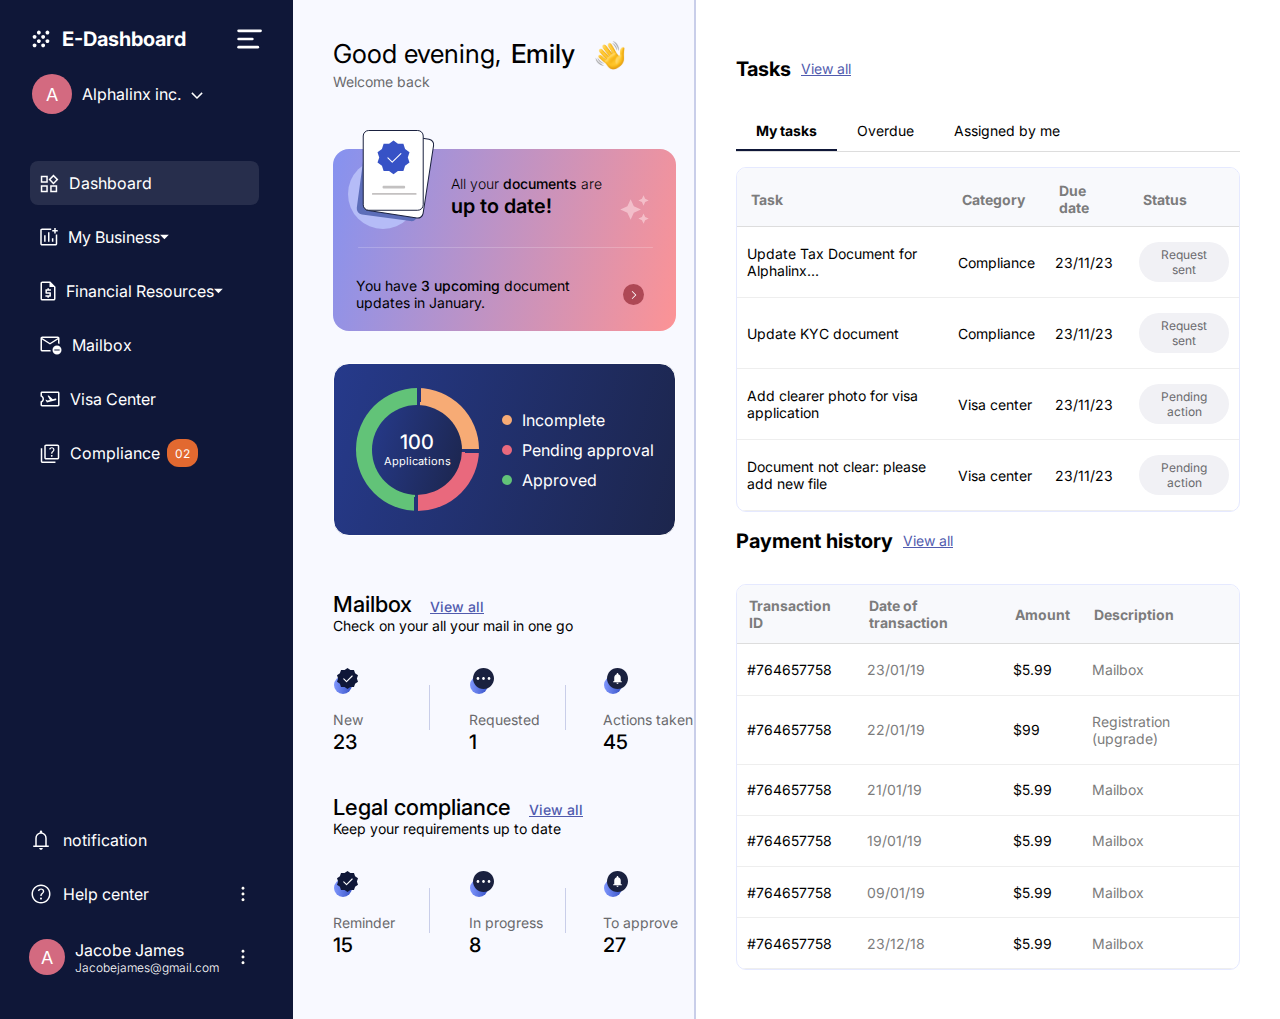
<file: index.html>
<!DOCTYPE html>
<html lang="en">

<head>
    <meta charset="UTF-8">
    <meta name="viewport" content="width=device-width, initial-scale=1.0">
    <title>E-Dashboard</title>

    <!-- stylesheets path -->
    <link rel="stylesheet" href="./public/stylesheets/index.css">
</head>

<body>

    <!-- sidebar section starts-->


    <div class="sidebar">
        <!-- Sidebar header -->
        <div class="sidebar-header">
            <!-- Logo -->
            <div class="logo">
                <img src="./public/images/logo.svg" alt="">
                <span>E-Dashboard</span>
            </div>

            <!-- Toggle button -->
            <button class="menu-icon" onclick="toggleSidebar()">
                <img src="./public/images/mobile-toggle-icon.svg" alt="">
            </button>
        </div>

        <!-- Profile section -->
        <div class="profile">
            <!-- Avatar -->
            <div class="avatar">A</div>

            <!-- Company info -->
            <div class="company-info">
                <div class="company-name">Alphalinx inc.</div>
                <div class="dropdown-arrow">
                    <!-- Dropdown arrow -->
                    <img src="./public/images/dropdown-arrow.svg" alt="Dropdown Arrow">
                </div>
            </div>
        </div>

        <!-- Navigation list -->
        <ul class="nav-list">
            <!-- Dashboard item -->
            <li class="nav-item active">
                <div class="icon"><img src="./public/images/dashboard.svg" alt=""></div>
                <span>Dashboard</span>
            </li>

            <!-- My Business item -->
            <li class="nav-item">
                <div class="icon"><img src="./public/images/my_business.svg" alt=""></div>
                <span>My Business</span>
                <img src="../public/images/down-arrow-icon.svg" alt="">
            </li>

            <!-- Financial Resources item -->
            <li class="nav-item">
                <div class="icon"><img src="./public/images/financial_resources.svg" alt=""></div>
                <span>Financial Resources</span>
                <img src="../public/images/down-arrow-icon.svg" alt="">
            </li>

            <!-- Mailbox item -->
            <li class="nav-item">
                <div class="icon"><img src="./public/images/mail_box.svg" alt=""></div>
                <span>Mailbox</span>
            </li>

            <!-- Visa Center item -->
            <li class="nav-item">
                <div class="icon"><img src="./public/images/visa_center.svg" alt=""></div>
                <span>Visa Center</span>
            </li>

            <!-- Compliance item -->
            <li class="nav-item">
                <div class="icon"><img src="./public/images/compliance.svg" alt=""></div>
                <span>Compliance</span>
                <span class="badge">02</span>
            </li>
        </ul>

        <!-- Sidebar bottom -->
        <div class="sidebar-bottom">
            <!-- Bottom items -->
            <div class="sidebar-bottom-items">
                <!-- Notification item -->
                <li class="first-element">
                    <img src="./public/images/notifications.svg" alt="">notification
                </li>

                <!-- Help center item -->
                <li class="second-element">
                    <img src="./public/images/help.svg" alt="">Help center
                    <img class="three-dot" src="./public/images/3dot.svg" alt="">
                </li>

                <!-- Profile item -->
                <li class="third-element">
                    <span class="avatar2">A</span>
                    <div class="profile-bottom-name">
                        Jacobe James
                        <span>Jacobejames@gmail.com</span>
                    </div>
                    <img class="three-dot" src="./public/images/3dot.svg" alt="Dropdown Arrow">
                </li>
            </div>
        </div>
    </div>


    <!-- sidebar section end-->


    <!--************************************************************************************************************************-->


    <!-- Section-2 starts -->

    <div class="section-2">

        <!-- Greeting -->
        <div class="greeting-div">
            <li class="greeting-heading">
                <span id="greeting-text"></span>, <span id="user-name">Emily</span>
                <img src="./public/images/greetings-icon.svg" alt="">
            </li>
            <li class="welcome-back">Welcome back</li>
        </div>

        <!-- First card -->
        <div class="first-card">
            <img class="first-card-icon1" src="./public/images/first-card-icon1.svg" alt="">
            <img class="first-card-icon2" src="./public/images/first-card-icon2.svg" alt="">
            <div class="card">
                <div class="first-div">All your <span class="documents-span">documents</span> are <span
                        class="up-to-date">up to date!</span></div>
                <img class="line-img" src="./public/images/Line.svg" alt="">
                <div class="second-div">
                    <p>You have <span>3 upcoming</span> document updates in January.</p>
                    <img class="right-arrow" src="./public/images/right-arrow.svg" alt="">
                </div>
            </div>
        </div>

        <!-- Second card -->
        <div class="second-card">
            <div class="chart-container" id="chart">
                <div class="chart-total" id="chart-total">
                    <div id="total-number">21</div>
                    <div id="total-text">Applications</div>
                </div>
            </div>
            <div class="legend">
                <div class="legend-item">
                    <span class="legend-color incomplete"></span>
                    Incomplete
                </div>
                <div class="legend-item">
                    <span class="legend-color pending"></span>
                    Pending approval
                </div>
                <div class="legend-item">
                    <span class="legend-color approved"></span>
                    Approved
                </div>
            </div>
        </div>

        <!-- Mailbox -->
        <div class="mailbox-main-div">
            <div class="mailbox-header-div">
                <li class="mailbox-header">
                    Mailbox <span class="link"><a href="">View all</a></span>
                </li>
                <li class="mailbox-description">Check on your all your mail in one go</li>
            </div>

            <div class="mailbox-content-div">
                <li class="first-li"><img src="./public/images/mailbox-new.svg" alt="">
                    <p>New</p><span id="new-mails-count">0</span>
                </li>
                <span class="mailbox-line1"><img src="./public/images/mailbox-line.svg" alt=""></span>
                <li class="second-li"><img src="./public/images/mailbox-requested.svg" alt="">
                    <p>Requested</p><span id="requested-mails-count">0</span>
                </li>
                <span class="mailbox-line2"><img src="./public/images/mailbox-line.svg" alt=""></span>
                <li class="third-li"><img src="./public/images/mailbox-actions-taken.svg" alt="">
                    <p>Actions taken</p><span id="actions-taken-mails-count">0</span>
                </li>
            </div>
        </div>

        <!-- Compliance -->
        <div class="compliance-main-div">
            <div class="compliance-header-div">
                <li class="compliance-header">
                    Legal compliance <span class="link"><a href="">View all</a></span>
                </li>
                <li class="compliance-description">Keep your requirements up to date</li>
            </div>

            <div class="compliance-content-div">
                <li class="first-li"><img src="./public/images/mailbox-new.svg" alt="">
                    <p>Reminder</p><span id="reminder-count">0</span>
                </li>
                <span class="compliance-line1"><img src="./public/images/mailbox-line.svg" alt=""></span>
                <li class="second-li"><img src="./public/images/mailbox-requested.svg" alt="">
                    <p>In progress</p><span id="in-progress-count">0</span>
                </li>
                <span class="compliance-line2"><img src="./public/images/mailbox-line.svg" alt=""></span>
                <li class="third-li"><img src="./public/images/mailbox-actions-taken.svg" alt="">
                    <p>To approve</p><span id="to-approve-count">0</span>
                </li>
            </div>
        </div>

    </div>
    </div>


    <!-- section-2 end -->


    <!--************************************************************************************************************************-->



    <!-- Section-3 starts -->

    <!-- mobile screen tasks and payement section starts-->
    <div class="mobile-container">
        <!-- Mobile task section -->
        <div class="mobile-task-section">
            <!-- Mobile section header -->
            <div class="mobile-section-header">
                <h2>Tasks</h2>
                <a href="#">View all</a>
            </div>

            <!-- Mobile tabs -->
            <div class="mobile-tabs">
                <div class="active">My tasks</div>
                <div>Overdue</div>
                <div>Assigned by me</div>
            </div>

            <!-- Dynamic task items will be added here -->
        </div>

        <!-- Mobile payment section -->
        <div class="mobile-payment-section">
            <!-- Mobile section header -->
            <div class="mobile-section-header">
                
                <h2>Transaction history</h2>
                <a href="#">View all</a>
            </div>

            <!-- Dynamic payment items will be added here -->
        </div>
    </div>

<!-- mobile screen tasks and payement section end-->

    <!--************************************************************************************************************************-->

<!-- desktop tasks and payement section starts-->
    <div class="container3">
        <!-- Tasks section -->
        <div class="tasks-section">
            <!-- Section header -->
            <div class="section-header">
                <h2>Tasks</h2>
                <a href="#">View all</a>
            </div>

            <!-- Tabs -->
            <div class="tabs">
                <div class="active">My tasks</div>
                <div>Overdue</div>
                <div>Assigned by me</div>
            </div>

            <!-- Table container -->
            <div class="table-container">
                <!-- Tasks table -->
                <table class="tasks-table">
                    <thead>
                        <tr>
                            <th>Task</th>
                            <th>Category</th>
                            <th>Due date</th>
                            <th>Status</th>
                        </tr>
                    </thead>
                    <tbody id="tasks-body">
                        <!-- Rows will be dynamically added here -->
                    </tbody>
                </table>
            </div>

            <!-- Payment section -->
            <div class="payment-section">
                <!-- Section header -->
                <div class="section-header">
                    <h2>Payment history</h2>
                    <a href="#">View all</a>
                </div>

                <!-- Table container payment -->
                <div class="table-container-payment">
                    <!-- Payment history table -->
                    <table class="payment-history-table">
                        <thead>
                            <tr>
                                <th>Transaction ID</th>
                                <th>Date of transaction</th>
                                <th>Amount</th>
                                <th>Description</th>
                            </tr>
                        </thead>
                        <tbody id="payment-history-body">
                            <!-- Rows will be dynamically added here -->
                        </tbody>
                    </table>
                </div>
            </div>
        </div>
    </div>
<!-- desktop tasks and payement section end-->
    <!-- section-3 end -->

    <!--************************************************************************************************************************-->


    <!-- scripts path -->
    <script src="./public/javascrips/index.js"></script>


</body>

</html>
</file>
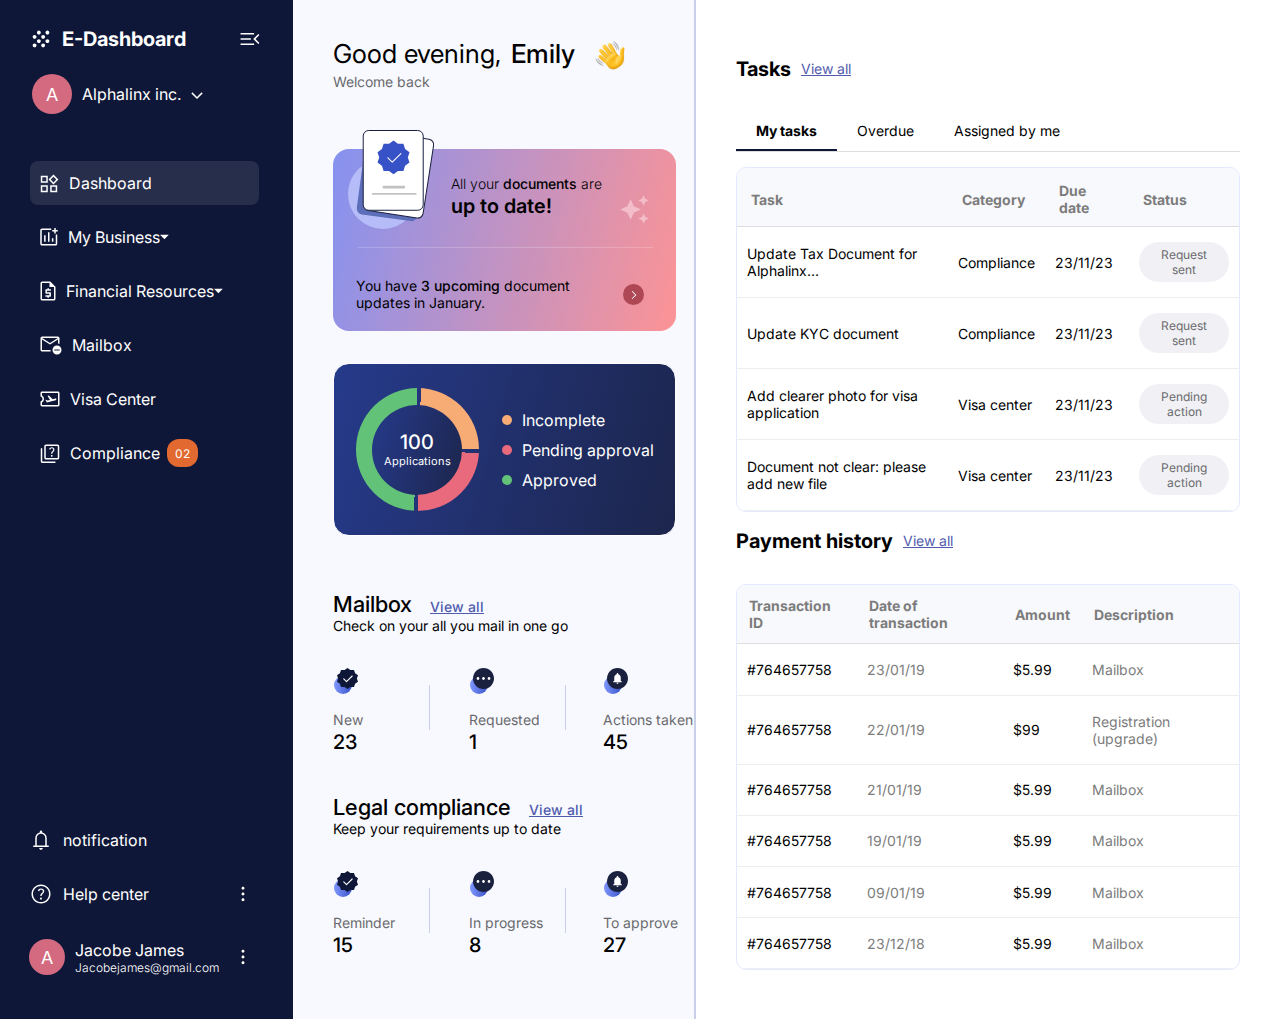
<file: views/index.html>
<!DOCTYPE html>
<html lang="en">

<head>
    <meta charset="UTF-8">
    <meta name="viewport" content="width=device-width, initial-scale=1.0">
    <title>Document</title>


    <link rel="stylesheet" href="../public/stylesheets/index.css">
</head>

<body>

    <!-- sidebar section -->

    <div class="sidebar">
        <div class="sidebar-header">
            <div class="logo">
                <img src="../public/images/logo.svg" alt="">
                <span>E-Dashboard</span>
            </div>

            <button class="menu-icon" onclick="toggleSidebar()"><img src="../public/images/toggle-icon.svg" alt=""></button>
        </div>
        <div class="profile">
            <div class="avatar">A</div>
            <div class="company-info">
                <div class="company-name">Alphalinx inc.</div>
                <div class="dropdown-arrow">
                    <!-- Include your SVG file here -->
                    <img src="../public/images/dropdown-arrow.svg" alt="Dropdown Arrow">
                </div>
            </div>
        </div>

        <ul class="nav-list">
            <li class="nav-item active">
                <div class="icon"><img src="../public/images/dashboard.svg" alt=""></div>
                <span>Dashboard</span>

            </li>
            <li class="nav-item">
                <div class="icon"><img src="../public/images/my_business.svg" alt=""></div>
                <span>My Business</span>
                <img src="../public/images/down-arrow-icon.svg" alt="">

            </li>
            <li class="nav-item">
                <div class="icon"><img src="../public/images/financial_resources.svg" alt=""></div>
                <span>Financial Resources</span>
                <img src="../public/images/down-arrow-icon.svg" alt="">

            </li>
            <li class="nav-item">
                <div class="icon"><img src="../public/images/mail_box.svg" alt=""></div>
                <span>Mailbox</span>
            </li>
            <li class="nav-item">
                <div class="icon"><img src="../public/images/visa_center.svg" alt=""></div>
                <span>Visa Center</span>
            </li>
            <li class="nav-item">
                <div class="icon"><img src="../public/images/compliance.svg" alt=""></div>
                <span>Compliance</span>
                <span class="badge">02</span>
            </li>
        </ul>
        <div class="sidebar-bottom">
            <div class="sidebar-bottom-items">
                <li class="first-element"><img src="../public/images/notifications.svg" alt="">notification</li>
                <li class="second-element"><img src="../public/images/help.svg" alt="">Help center <img
                        class="three-dot" src="../public/images/3dot.svg" alt=""></li>
                <li class="third-element">
                    <span class="avatar2">A</span>
                    <div class="profile-bottom-name">Jacobe James<span>Jacobejames@gmail.com</span></div><img
                        class="three-dot" src="../public/images/3dot.svg" alt="Dropdown Arrow">



                </li>
            </div>
        </div>
    </div>

    <!-- ///////////////////////////////////////////////////////////////////////////// -->


    <!-- section-2 -->

    <div class="section-2">

        <!-- greeting div -->
        <div class="greeting-div">
            <li class="greeting-heading">
                <span id="greeting-text"></span>, <span id="user-name">Emily</span>
                <img src="../public/images/greetings-icon.svg" alt="">
            </li>
            <li class="welcome-back">Welcome back</li>
        </div>

        <!-- first card div in section-2 -->

        <div class="first-card">
            <img class="first-card-icon1" src="../public/images/first-card-icon1.svg" alt="">
            <img class="first-card-icon2" src="../public/images/first-card-icon2.svg" alt="">
            <div class="card">

                <div class="first-div">All your <span class="documents-span">documents</span> are <span
                        class="up-to-date">up to date!</span></div>
                <img class="line-img" src="../public/images/Line.svg" alt="">
                <div class="second-div">
                    <p>You have <span>3 upcoming</span> document updates in January.</p>

                    <img class="right-arrow" src="../public/images/right-arrow.svg" alt="">
                </div>
            </div>
        </div>

        <!-- second card -->
        <div class="second-card">
            <div class="chart-container" id="chart">
                <div class="chart-total" id="chart-total">
                    <div id="total-number">21</div>
                    <div id="total-text">Applications</div>
                </div>
            </div>
            <div class="legend">
                <div class="legend-item">
                    <span class="legend-color incomplete"></span>
                    Incomplete
                </div>
                <div class="legend-item">
                    <span class="legend-color pending"></span>
                    Pending approval
                </div>
                <div class="legend-item">
                    <span class="legend-color approved"></span>
                    Approved
                </div>
            </div>
        </div>



        <!-- mailbox div -->

        <div class="mailbox-main-div">

            <div class="mailbox-header-div">
                <li class="mailbox-header">
                    Mailbox <span class="link"><a href="">View all</a></span>
                </li>
                <li class="mailbox-description">Check on your all you mail in one go</li>
            </div>

            <div class="mailbox-content-div">
                <li class="first-li"><img src="../public/images/mailbox-new.svg" alt="">
                    <p>New</p><span id="new-mails-count">0</span>
                </li>
                <span class="mailbox-line1"><img src="../public/images/mailbox-line.svg" alt=""></span>
                <li class="second-li"><img src="../public/images/mailbox-requested.svg" alt="">
                    <p>Requested</p><span id="requested-mails-count">0</span>
                </li>
                <span class="mailbox-line2"><img src="../public/images/mailbox-line.svg" alt=""></span>
                <li class="third-li"><img src="../public/images/mailbox-actions-taken.svg" alt="">
                    <p>Actions taken</p><span id="actions-taken-mails-count">0</span>
                </li>
            </div>
        </div>

        <!-- legal compliance div in section 2 -->

        <div class="compliance-main-div">
            <div class="compliance-header-div">
                <li class="compliance-header">
                    Legal compliance <span class="link"><a href="">View all</a></span>
                </li>
                <li class="compliance-description">Keep your requirements up to date</li>
            </div>

            <div class="compliance-content-div">
                <li class="first-li"><img src="../public/images/mailbox-new.svg" alt="">
                    <p>Reminder</p><span id="reminder-count">0</span>
                </li>
                <span class="compliance-line1"><img src="../public/images/mailbox-line.svg" alt=""></span>
                <li class="second-li"><img src="../public/images/mailbox-requested.svg" alt="">
                    <p>In progress</p><span id="in-progress-count">0</span>
                </li>
                <span class="compliance-line2"><img src="../public/images/mailbox-line.svg" alt=""></span>
                <li class="third-li"><img src="../public/images/mailbox-actions-taken.svg" alt="">
                    <p>To approve</p><span id="to-approve-count">0</span>
                </li>
            </div>
        </div>



    </div>
    </div>

    <!-- /////////////////////////////////////////// -->



    <!-- section-3 -->
    <div class="mobile-container">
        <div class="mobile-task-section">
            <div class="mobile-section-header">
                <h2>Tasks</h2>
                <a href="#">View all</a>
            </div>
    
            <div class="mobile-tabs">
                <div class="active">My tasks</div>
                <div>Overdue</div>
                <div>Assigned by me</div>
            </div>
    
            <!-- Dynamic task items will be added here -->
        </div>
    
        <div class="mobile-payment-section">
            <div class="mobile-section-header">
                <h2>Transaction history</h2>
                <a href="#">View all</a>
            </div>
    
            <!-- Dynamic payment items will be added here -->
        </div>
    </div>
    



    <div class="container3">
        <div class="tasks-section">
            <div class="section-header">
                <h2>Tasks</h2>
                <a href="#">View all</a>
            </div>

            <div class="tabs">
                <div class="active">My tasks</div>
                <div>Overdue</div>
                <div>Assigned by me</div>
            </div>
            <div class="table-container">
                <table class="tasks-table">
                    <thead>
                        <tr>
                            <th>Task</th>
                            <th>Category</th>
                            <th>Due date</th>
                            <th>Status</th>
                        </tr>
                    </thead>
                    <tbody id="tasks-body">
                        <!-- Rows will be dynamically added here -->
                    </tbody>
                </table>
            </div>


            
        <div class="payment-section">
            <div class="section-header">
                <h2>Payment history</h2>
                <a href="#">View all</a>
            </div>
            <div class="table-container-payment">
                <table class="payment-history-table">
                    <thead>
                        <tr>
                            <th>Transaction ID</th>
                            <th>Date of transaction</th>
                            <th>Amount</th>
                            <th>Description</th>
                        </tr>
                    </thead>
                    <tbody id="payment-history-body">
                        <!-- Rows will be dynamically added here -->
                    </tbody>
                </table>
            </div>

        </div>

        </div>





    <script src="../public/javascrips/index.js"></script>


</body>

</html>
</file>
<file: public/stylesheets/index.css>
@import url('https://fonts.googleapis.com/css2?family=Anton&family=Archivo+Black&family=Inter:ital,opsz,wght@0,14..32,100..900;1,14..32,100..900&family=Kanit:ital,wght@0,100;0,200;0,300;0,400;0,500;0,600;0,700;0,800;0,900;1,100;1,200;1,300;1,400;1,500;1,600;1,700;1,800;1,900&family=Pacifico&family=Poppins:ital,wght@0,100;0,200;0,300;0,400;0,500;0,600;0,700;0,800;0,900;1,100;1,200;1,300;1,400;1,500;1,600;1,700;1,800;1,900&display=swap');

* {
    font-family: 'inter';
}

body {
    width: 100%;
    height: 100%;
    display: flex;
    margin: 0;
}



/* ***************************************************************************************************************** */


/* Sidebar container */
.sidebar {
    width: 293px;
    height: 1019px;
    background: #0F1738;
    color: rgb(255, 255, 255);
    display: flex;
    flex-direction: column;
    transition: transform 0.3s ease;
    /* Smooth transition for toggle */
}

/* Sidebar header section */
.sidebar-header {
    display: flex;
    justify-content: space-between;
    align-items: center;
    margin-bottom: 20px;
    padding-left: 32px;
    padding-top: 24px;
    padding-right: 24px;
}

/* Logo image in sidebar header */
.sidebar-header img {
    width: 26px;
    height: 26px;
}

/* Logo and title in sidebar header */
.logo {
    display: flex;
    width: 158px;
    height: 30px;
    font-size: 20px;
    font-weight: bold;
    align-items: center;
    gap: 4px;
}

/* Menu icon button */
.menu-icon {
    display: flex;
    background: none;
    border: none;
    color: white;
    font-size: 24px;
    align-items: center;
}

/* User profile section */
.profile {
    display: flex;
    align-items: center;
    padding-left: 32px;
}

/* User avatar */
.avatar {
    width: 40px;
    height: 40px;
    background: #D36A80;
    border-radius: 50%;
    display: flex;
    justify-content: center;
    align-items: center;
    font-size: 18px;
    color: white;
    margin-right: 10px;
}

/* Company info section */
.company-info {
    display: flex;
    align-items: center;
    position: relative;
}

/* Company name text */
.company-name {
    font-size: 16px;
    font-weight: normal;
    margin-right: 10px;
}

/* Dropdown arrow in company info */
.dropdown-arrow img {
    width: 12px;
    height: auto;
    cursor: pointer;
}

/* Navigation list */
.nav-list {
    list-style-type: none;
    padding-right: 45px;
    padding-top: 21px;
    flex-grow: 1;
    display: flex;
    flex-direction: column;
    align-items: center;
}

/* Navigation item */
.nav-item {
    position: relative;
    display: flex;
    align-items: center;
    margin-top: 10px;
    border-radius: 8px;
    cursor: pointer;
    width: 229px;
    height: 44px;
}

/* Navigation item hover and active state */
.nav-item:hover,
.nav-item.active {
    background: #FFFFFF1A;
}

/* Icon within navigation item */
.icon {
    margin-right: 10px;
    font-size: 18px;
    padding-left: 10px;
    display: flex;
}

/* Badge on navigation item */
.badge {
    background: #E26930;
    position: absolute;
    display: flex;
    align-items: center;
    justify-content: center;
    padding: 2px 2px;
    border-radius: 12px;
    font-size: 12px;
    width: 27px;
    height: 24px;
    left: 137px;
}

/* Sidebar bottom section */
.sidebar-bottom {
    width: 293px;
    height: 220px;
    padding: 0;
    margin-top: 50px;
}

/* Items in the sidebar bottom section */
.sidebar-bottom .sidebar-bottom-items {
    width: 226px;
    height: 150px;
    margin-top: 29px;
    margin-left: 29px;
    display: flex;
    flex-direction: column;
    justify-content: space-between;
    list-style: none;
    gap: 30px;
}

/* Third element in the sidebar bottom items */
.sidebar-bottom-items .third-element {
    position: relative;
    display: flex;
    width: 100%;
    height: 42px;
}

/* List items in the sidebar bottom section */
.sidebar-bottom-items li {
    position: relative;
    width: 100%;
    height: 24px;
    display: flex;
    justify-content: left;
    align-items: center;
    gap: 10px;
}

/* Three-dot menu in the sidebar bottom section */
.sidebar-bottom-items .three-dot {
    position: absolute;
    margin-left: 202px;
}

/* Additional avatar in the sidebar bottom section */
.sidebar-bottom-items .third-element .avatar2 {
    width: 36px;
    height: 36px;
    background: #D36A80;
    border-radius: 50%;
    display: flex;
    justify-content: center;
    align-items: center;
    font-size: 18px;
    color: white;
    margin-right: 0px;
}

/* Profile name in the sidebar bottom section */
.third-element .profile-bottom-name {
    display: flex;
    flex-direction: column;
}

/* Profile name text in the sidebar bottom section */
.third-element .profile-bottom-name span {
    font-size: 12px;
    font-weight: 300;
}



/* ***************************************************************************************************************** */

/* Section 2 container */
.section-2 {
    width: 423px;
    height: 1019px;
    background-color: #F8F9FF;
    border-right: 2px solid #C9CEE9;
}

/* Greeting div in section-2 */
.section-2 .greeting-div {
    list-style: none;
    width: 313px;
    height: 58px;
    margin-left: 40px;
    margin-top: 40px;
}

/* Greeting heading in greeting-div */
.greeting-div .greeting-heading {
    display: flex;
    font-size: 26px;
    font-weight: 400;
    line-height: 28px;
}

/* User name in greeting heading */
.greeting-div .greeting-heading #user-name {
    margin-left: 10px;
    font-weight: 500;
    line-height: 28px;
}

/* Image in greeting heading */
.greeting-div .greeting-heading img {
    margin-left: 20px;
}

/* Welcome back text in greeting-div */
.greeting-div .welcome-back {
    font-weight: 400;
    color: #6A6A6D;
    font-size: 14px;
    line-height: 23px;
}

/* First card in section-2 */
.first-card {
    position: relative;
    width: 343px;
    height: 201px;
    margin-top: 32px;
    margin-left: 40px;
}

/* Card inside the first card */
.first-card .card {
    position: absolute;
    background: linear-gradient(104.45deg, #7B92F8 -8.72%, #FF9393 102.16%);
    width: 100%;
    height: 182px;
    margin-top: 19px;
    border-radius: 16px;
}

/* First div inside the card */
.first-card .card .first-div {
    margin-top: 26px;
    margin-left: 118px;
    font-weight: 300;
    font-size: 14px;
    line-height: 18px;
    width: 162px;
    height: 46px;
}

/* "Up to date" text in first div */
.first-card .card .first-div .up-to-date {
    font-size: 20px;
    font-weight: 600;
    line-height: 26px;
}

/* Documents span text in first div */
.first-card .card .first-div .documents-span {
    font-weight: 500;
}

/* Line image inside the card */
.first-card .card .line-img {
    margin-left: 25px;
    margin-top: 26px;
}

/* Second div inside the card */
.first-card .card .second-div {
    width: 100%;
    height: 36px;
    align-items: justify;
    display: flex;
    justify-content: space-between;
    align-items: center;
    margin-top: 24px;
}

/* Paragraph text in second div */
.first-card .card .second-div p {
    width: 219px;
    margin-left: 23px;
    font-size: 14px;
}

/* Span text in second div paragraph */
.first-card .card .second-div p span {
    font-weight: 500;
}

/* Right arrow image in second div */
.first-card .card .second-div .right-arrow {
    margin-right: 32px;
    width: 21px;
    height: 21px;
}

/* First card icon 1 */
.first-card .first-card-icon1 {
    position: absolute;
    width: 87px;
    height: 99px;
    z-index: 1;
    margin-left: 15px;
}

/* First card icon 2 */
.first-card .first-card-icon2 {
    position: absolute;
    z-index: 1;
    margin-left: 286px;
    margin-top: 64px;
}

/* Second card in section-2 */
.second-card {
    position: relative;
    width: 343px;
    height: 173px;
    background: linear-gradient(106deg, #263A8B 0%, #1A213F 121%);
    border-radius: 16px;
    border: 1px solid white;
    margin-left: 40px;
    margin-top: 32px;
    display: flex;
    align-items: center;
    justify-content: space-around;
    padding: 10px;
    box-sizing: border-box;
    color: white;
}

/* Chart container in second card */
.chart-container {
    position: relative;
    width: 123px;
    height: 123px;
    border-radius: 50%;
    background: conic-gradient(#F7AB75 0% 33%,
            /* Incomplete color segment */
            #E9697D 33% 66%,
            /* Pending color segment */
            #62C378 66% 100%
            /* Approved color segment */
        );
}

/* Total display in chart container */
.chart-total {
    position: absolute;
    top: 50%;
    left: 50%;
    border-radius: 50%;
    width: 90px;
    height: 90px;
    transform: translate(-50%, -50%);
    color: white;
    text-align: center;
    background: linear-gradient(106deg, #263A8B 0%, #1A213F 121%);
    display: flex;
    flex-direction: column;
    align-items: center;
    justify-content: center;
    gap: 4px;
}

/* Total number text in chart-total */
#total-number {
    font-size: 20px;
    font-weight: 500;
    line-height: 20px;
}

/* Total text in chart-total */
#total-text {
    font-size: 11px;
    font-weight: 400;
    line-height: 11px;
}

/* Legend container in second card */
.legend {
    display: flex;
    flex-direction: column;
    justify-content: center;
    gap: 10px;
}

/* Legend item in legend container */
.legend-item {
    display: flex;
    align-items: center;
}

/* Color box in legend item */
.legend-color {
    display: inline-block;
    width: 10px;
    height: 10px;
    border-radius: 50%;
    margin-right: 10px;
}

/* Incomplete color in legend */
.incomplete {
    background-color: #F7AB75;
}

/* Pending color in legend */
.pending {
    background-color: #E9697D;
}

/* Approved color in legend */
.approved {
    background-color: #62C378;
}



/* Mailbox main container in section-2 */
.mailbox-main-div {
    width: 361px;
    height: 155px;
    margin-left: 40px;
    margin-top: 57px;
}

/* Header section inside the mailbox container */
.mailbox-main-div .mailbox-header-div {
    list-style: none;
}

/* Mailbox header text style */
.mailbox-main-div .mailbox-header-div .mailbox-header {
    font-size: 22px;
    font-weight: 500;
    line-height: 22px;
}

/* Link style in mailbox header */
.mailbox-main-div .mailbox-header-div .mailbox-header .link a {
    font-size: 14px;
    font-weight: 500;
    line-height: 19px;
    margin-left: 12px;
    color: #515BAE;
}

/* Description text in mailbox header */
.mailbox-main-div .mailbox-header-div .mailbox-description {
    font-size: 14px;
    font-weight: 400;
    line-height: 14px;
    margin-top: 3px;
}

/* Mailbox content container */
.mailbox-main-div .mailbox-content-div {
    width: 100%;
    position: relative;
    height: 81px;
    margin-top: 32px;
    list-style: none;
    display: flex;
}

/* Paragraph text in mailbox content */
.mailbox-main-div .mailbox-content-div li p {
    font-size: 14px;
    font-weight: 400;
    color: #6A6A6D;
    line-height: 16px;
}

/* Image in mailbox content list items */
.mailbox-main-div .mailbox-content-div li img {
    margin-top: 2px;
}

/* Span text in mailbox content list items */
.mailbox-main-div .mailbox-content-div li span {
    position: absolute;
    font-size: 20px;
    font-weight: 500;
    color: #000000;
    line-height: 20px;
    margin-top: -10px;
}

/* Positioning for the first list item in mailbox content */
.mailbox-main-div .mailbox-content-div .first-li {
    position: absolute;
}

/* Positioning for the second list item in mailbox content */
.mailbox-main-div .mailbox-content-div .second-li {
    position: absolute;
    margin-left: 136px;
}

/* Positioning for the third list item in mailbox content */
.mailbox-main-div .mailbox-content-div .third-li {
    position: absolute;
    margin-left: 270px;
}

/* Positioning for the first line in mailbox content */
.mailbox-main-div .mailbox-content-div .mailbox-line1 {
    position: absolute;
    margin-left: 96px;
    margin-top: 20px;
}

/* Positioning for the second line in mailbox content */
.mailbox-main-div .mailbox-content-div .mailbox-line2 {
    margin-left: 232px;
    margin-top: 20px;
}




/* legal compliance main div in section 2 */

.compliance-main-div {
    width: 361px;
    height: 155px;

    margin-left: 40px;
    margin-top: 48px;
}

/* legal compliance header div section 2 */
.compliance-main-div .compliance-header-div {
    list-style: none;
}

.compliance-main-div .compliance-header-div .compliance-header {
    font-size: 22px;
    font-weight: 500;
    line-height: 22px;
}

.compliance-main-div .compliance-header-div .compliance-header .link a {
    font-size: 14px;
    font-weight: 500;
    line-height: 19px;
    margin-left: 12px;
    color: #515BAE;
}

.compliance-main-div .compliance-header-div .compliance-description {
    font-size: 14px;
    font-weight: 400;
    line-height: 14px;
    margin-top: 3px;
}

/* legal compliance content div in section 2 */
.compliance-main-div .compliance-content-div {
    width: 100%;
    position: relative;
    height: 81px;
    margin-top: 32px;
    list-style: none;
    display: flex;
}

.compliance-main-div .compliance-content-div li p {
    font-size: 14px;
    font-weight: 400;
    color: #6A6A6D;
    line-height: 16px;

}

.compliance-main-div .compliance-content-div li img {
    margin-top: 2px;
}

.compliance-main-div .compliance-content-div li span {
    position: absolute;
    font-size: 20px;
    font-weight: 500;
    color: #000000;
    line-height: 20px;
    margin-top: -10px;
}

.compliance-main-div .compliance-content-div .first-li {
    position: absolute;
}

.compliance-main-div .compliance-content-div .second-li {
    position: absolute;
    margin-left: 136px;
}

.compliance-main-div .compliance-content-div .third-li {
    position: absolute;
    margin-left: 270px;
}

.compliance-main-div .compliance-content-div .compliance-line1 {
    position: absolute;
    margin-left: 96px;
    margin-top: 20px;
}

.compliance-main-div .compliance-content-div .compliance-line2 {
    margin-left: 232px;
    margin-top: 20px;
}


/* ***************************************************************************************************************** */




/* section 3  styles*/

.section-3 {

    width: 724px;
    height: 1019px;
    margin: 0;
    padding: 0;

}

/* container for padding elements */
.container3 {
    width: 644px;
    height: 889px;
    margin: 40px;

}

/* hide the mobile-container in Desktop  */
@media(min-width:769px) {

    .mobile-container {
        display: none;
    }
}



h2 {
    font-size: 20px;

}

.section-header {
    display: flex;
    justify-content: left;
    align-items: center;
    margin-bottom: 15px;
}

.section-header a {
    color: #515BAE;
    font-size: 14px;
    margin-left: 10px;
}

.tabs {
    display: flex;
    border-bottom: 1px solid #ddd;
    margin-bottom: 15px;
}

.tabs div {
    padding: 10px 20px;
    font-size: 14px;
    cursor: pointer;
}

.tabs div.active {
    font-weight: bold;
    border-bottom: 2px solid #0F1738;
    ;
}


/* Table Container for Rounded Corners */
.table-container {
    border-radius: 10px;
    border: 1px solid #E5E9FF;
    overflow: hidden;
}

/* Tasks Table */
.tasks-table {
    width: 100%;
    height: 340px;
    border-collapse: collapse;
}


.tasks-table thead th {
    text-align: left;
    font-size: 14px;
    color: #7c7c7c;
    padding-bottom: 10px;
    border-bottom: 1px solid #ddd;
    background: #F8F9FC;

}

.tasks-table tbody td {
    padding: 15px 10px;
    font-size: 14px;
    border-bottom: 1px solid #eee;
}

.tasks-table .status-btn {
    padding: 5px 10px;
    background: #F1F1F5;
    color: #6A6A6D;

    border-radius: 20px;
    border: none;
    font-size: 12px;
    cursor: pointer;
}


/* table continer for payment history */

.table-container-payment {
    border-radius: 10px;
    border: 1px solid #E5E9FF;
    overflow: hidden;
}

/* Payment History Table */
.payment-history-table {
    width: 100%;
    height: 384px;
    ;
    border-collapse: collapse;

}

.payment-history-table thead th {
    text-align: left;
    font-size: 14px;
    color: #7c7c7c;
    border-bottom: 1px solid #ddd;
    background: #F8F9FC;

}

.payment-history-table tbody td {
    padding: 15px 10px;
    font-size: 14px;
    color: #7c7c7c;
    border-bottom: 1px solid #eee;
}

.payment-history-table tbody td:first-child {
    color: black;
}

.payment-history-table tbody td:nth-child(3) {
    color: black;
}



.tasks-table td,
.tasks-table th {
    /* Customize padding for the tasks table */
    padding: 14px;
}

.payment-history-table td,
.payment-history-table th {
    /* Customize padding for the payment history table */
    padding: 12px;
}


/* ***************************************************************************************************************** */
/* **********************************************style for mobile screen starts********************************************* */
/* ***************************************************************************************************************** */


/* Mobile-Specific Styles */
@media only screen and (max-width: 768px) {

    body {
        width: 100%;
        height: 100%;
        display: flex;
        flex-direction: column;


        position: relative;

    }

    /* ***************************************************************************************************************** */

    /* Ensure the sidebar is positioned off-screen initially */
    .sidebar {
        width: 100%;
        height: 88px;
        position: fixed;
        top: 0;
        overflow-y: hidden;
        overflow-x: hidden !important;
        /* Allow scrolling if needed */
        transition: right 0.3s ease;
        z-index: 1000;
        
        
        /* Ensure it's above other content */
    }

    .sidebar.open {
        height: 100%;
        /* Slide into view */
        overflow-y: auto;
    }



    .sidebar.open .menu-icon img{
        content: url("../images/toggle-icon.svg");
        width: 30px;
        height: 30px;
        padding: 0;
       
    }
    



    .sidebar .sidebar-header {
        margin-top: 16px;
    }


    .sidebar .nav-list {
        width: 100%;
        align-items: start;

    }

    .profile {
        width: 60%;
    }

    /* ***************************************************************************************************************** */


    /* section 2 styles*/


    .section-2 {
        width: 100%;
        overflow-x: hidden;
        display: flex;
        flex-direction: column;

        align-items: center;


    }

    .section-2 .greeting-div {
        margin-left: 0;
        margin-top: 116px;

    }

    /* first card styles */

    .first-card {

        height: 201px;
        margin: 0;
        margin-bottom: 16px;
    }

    /* second-card styles */

    .second-card {
        margin: 0;
    }


    /* mailbox container styles */

    .mailbox-main-div {

        margin: 0;
        margin-top: 30px;

    }

    .mailbox-header-div,
    .mailbox-content-div {
        margin-left: 16px;
        margin-right: 16px;
    }

    /* compliance container styles */

    .compliance-main-div {
        margin-left: 0px;
        margin-bottom: 50px;
    }

    .compliance-header-div,
    .compliance-content-div {
        margin-left: 16px;
        margin-right: 16px;
    }



    /* ***************************************************************************************************************** */

    /* section 3 styles*/

    .container3 {
        display: none;
    }

    .mobile-container {
        max-width: 100%;
        padding-left: 0;
        padding-right: 0;
        margin-top: 32px;
        display: flex;
        flex-direction: column;

        align-items: center;

    }

    /* task section styles */

    .mobile-task-section {

        background-color: white;
        border-radius: 8px;


    }

    .mobile-section-header {
        display: flex;
        justify-content: space-between;
        align-items: center;
        margin-bottom: 20px;
    }

    .mobile-section-header h2 {
        font-size: 18px;
        font-weight: bold;
    }

    .mobile-section-header a {
        font-size: 14px;
        color: #6c63ff;
        text-decoration: none;
    }

    .mobile-tabs {
        display: flex;

        border-bottom: 1px solid #e0e0e0;
        margin-bottom: 20px;
    }

    .mobile-tabs div {
        padding: 10px;
        cursor: pointer;
        font-size: 14px;
        color: #888;
    }

    .mobile-tabs .active {
        border-bottom: 2px solid #565563;
        color: #333;
    }

    .mobile-task-item {
        border-top: 1px solid #e0e0e0;
        padding-top: 15px;
        padding-bottom: 15px;
    }

    .mobile-task-item:not(:first-child) {
        margin-top: 15px;
    }

    .mobile-task-item h3 {
        font-size: 16px;
        font-weight: bold;
    }

    .mobile-task-info {
        display: flex;
        justify-content: space-between;
        margin-top: 5px;
        font-size: 14px;
        color: #888;
    }

    .mobile-task-info .mobile-category,
    .mobile-task-info .mobile-due-date {
        font-size: 14px;
    }

    .mobile-status {
        margin-top: 10px;
        display: inline-block;
        padding: 5px 12px;
        border-radius: 20px;
        font-size: 12px;
        background-color: #e0e0e0;
        color: #666;
    }



    /* payement history section styles */

    .mobile-payment-section {
        width: 358px;
        background-color: white;
        border-radius: 8px;
        padding-bottom: 40px;
        margin-top: 40px;


    }

    .mobile-section-header {
        display: flex;
        justify-content: space-between;
        align-items: center;
        margin-bottom: 20px;
        margin-left: 16px;
        margin-right: 16px;
    }

    .mobile-section-header h2 {
        font-size: 18px;
        font-weight: bold;
    }

    .mobile-section-header a {
        font-size: 14px;
        color: #6c63ff;
        text-decoration: none;

    }

    /* mobile payment items styles */

    .mobile-payment-item {
        border-top: 1px solid #e0e0e0;
        padding-top: 15px;
        padding-bottom: 15px;
        margin-left: 16px;
        margin-right: 16px;

    }

    .mobile-payment-item:not(:first-child) {
        margin-top: 15px;
    }

    .mobile-payment-item-header {
        display: flex;
        justify-content: space-between;
        align-items: center;
        font-size: 16px;
        font-weight: bold;
    }

    .mobile-payment-item-header .mobile-amount {
        font-size: 16px;
        font-weight: bold;
        color: #333;
    }

    /* toggle for see  transaction history */


    /* Mobile payment item toggle icon */
    .mobile-toggle {
        font-size: 14px;
        color: #333;
        content: url("../images/mobile-payement-dropdown.svg");
        transition: transform 0.3s ease;
        transform: rotate(180deg);
        /* Smooth rotation */
    }

    /* Rotation when the item is active */
    .mobile-payment-item.active .mobile-toggle {
        transform: rotate(0deg);
        /* Rotate the icon when active */
    }


    .mobile-payment-item-details {
        display: none;
        margin-top: 10px;
        font-size: 14px;
        color: #888;
    }

    .mobile-payment-item.active .mobile-payment-item-details {
        display: block;
    }

    .mobile-payment-item-details .mobile-description {
        font-size: 14px;
        margin-top: 5px;
        color: #888;
    }

    .mobile-payment-item-details .mobile-date {
        font-size: 14px;
        color: #666;
    }

    /* ***************************************************************************************************************** */

}
</file>
